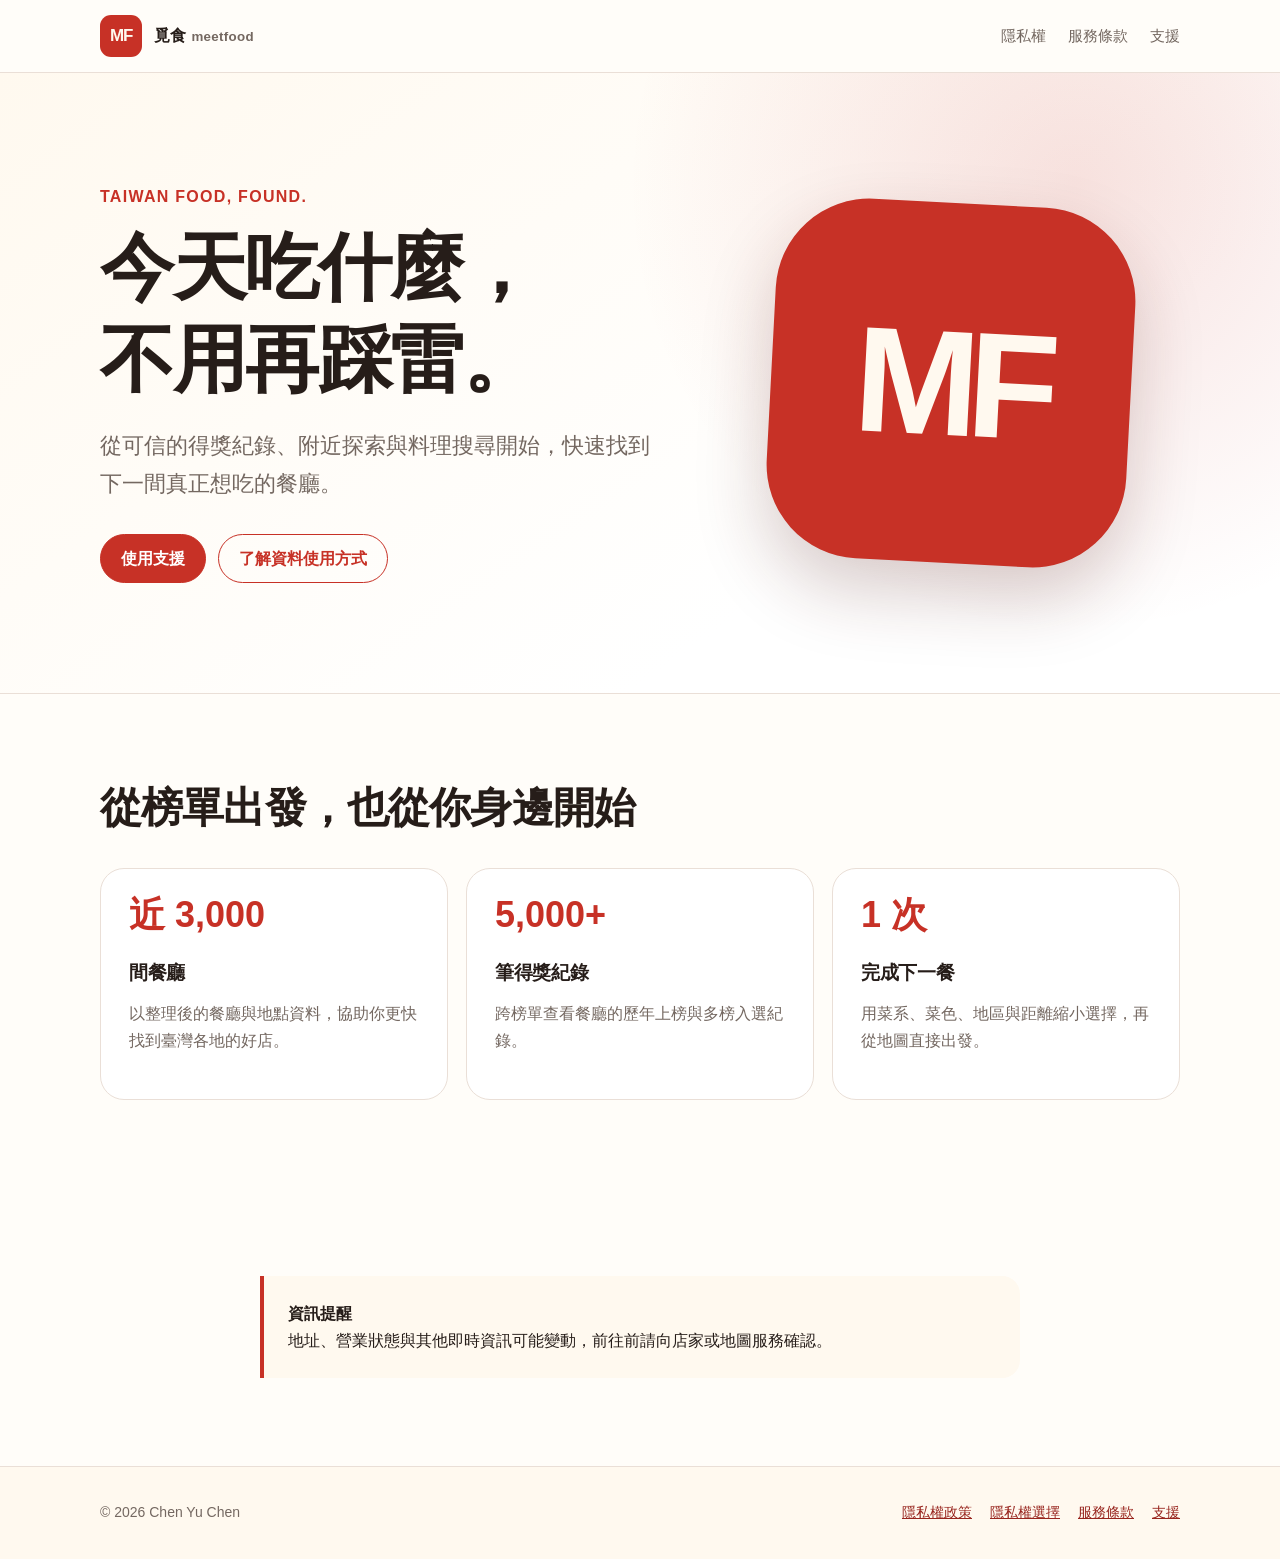
<file: index.html>
<!doctype html>
<html lang="zh-Hant">
<head>
  <meta charset="utf-8"><meta name="viewport" content="width=device-width,initial-scale=1">
  <meta name="description" content="覓食整理臺灣獲獎餐廳、美食榜單與附近好店，幫你找到下一間真正想吃的餐廳。">
  <title>覓食 meetfood｜今天吃什麼，不用再踩雷</title>
  <link rel="stylesheet" href="styles.css?v=2">
</head>
<body>
  <header class="site-header"><nav class="nav">
    <a class="brand" href="./"><span class="brand-mark" aria-hidden="true">MF</span><span>覓食 <small>meetfood</small></span></a>
    <div class="nav-links"><a href="privacy.html">隱私權</a><a href="terms.html">服務條款</a><a href="support.html">支援</a></div>
  </nav></header>
  <main>
    <section class="hero"><div class="hero-inner">
      <div><div class="eyebrow">TAIWAN FOOD, FOUND.</div><h1>今天吃什麼，<br>不用再踩雷。</h1>
        <p class="lead">從可信的得獎紀錄、附近探索與料理搜尋開始，快速找到下一間真正想吃的餐廳。</p>
        <div class="button-row"><a class="button" href="support.html">使用支援</a><a class="button secondary" href="privacy.html">了解資料使用方式</a></div>
      </div>
      <div class="hero-mark" role="img" aria-label="紅底白色 MF 標誌">MF</div>
    </div></section>
    <section class="section"><h2>從榜單出發，也從你身邊開始</h2>
      <div class="cards">
        <article class="card"><div class="metric">近 3,000</div><h3>間餐廳</h3><p>以整理後的餐廳與地點資料，協助你更快找到臺灣各地的好店。</p></article>
        <article class="card"><div class="metric">5,000+</div><h3>筆得獎紀錄</h3><p>跨榜單查看餐廳的歷年上榜與多榜入選紀錄。</p></article>
        <article class="card"><div class="metric">1 次</div><h3>完成下一餐</h3><p>用菜系、菜色、地區與距離縮小選擇，再從地圖直接出發。</p></article>
      </div>
    </section>
    <section class="section narrow"><div class="callout"><strong>資訊提醒</strong><br>地址、營業狀態與其他即時資訊可能變動，前往前請向店家或地圖服務確認。</div></section>
  </main>
  <footer><div class="footer-inner"><span>© 2026 Chen Yu Chen</span><div class="footer-links"><a href="privacy.html">隱私權政策</a><a href="privacy-choices.html">隱私權選擇</a><a href="terms.html">服務條款</a><a href="support.html">支援</a></div></div></footer>
</body></html>
</file>
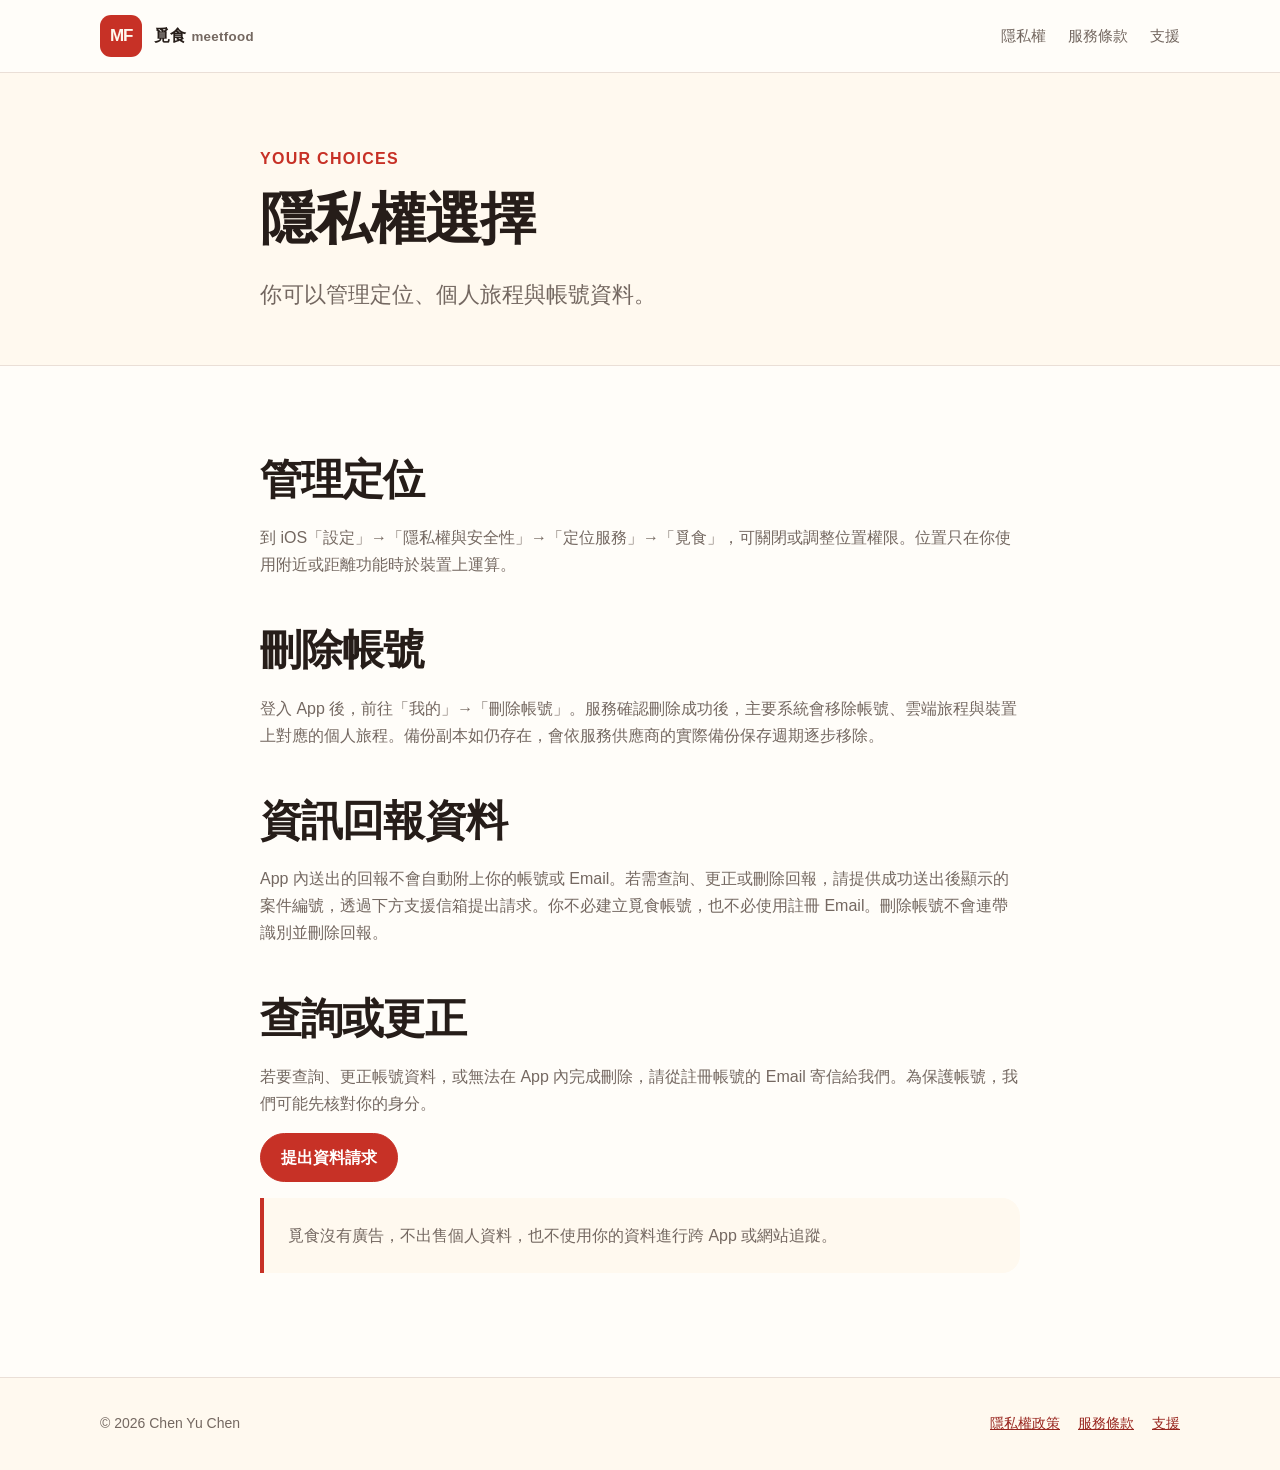
<file: privacy-choices.html>
<!doctype html><html lang="zh-Hant"><head><meta charset="utf-8"><meta name="viewport" content="width=device-width,initial-scale=1"><title>隱私權選擇｜覓食 meetfood</title><link rel="stylesheet" href="styles.css?v=2"></head>
<body><header class="site-header"><nav class="nav"><a class="brand" href="./"><span class="brand-mark" aria-hidden="true">MF</span><span>覓食 <small>meetfood</small></span></a><div class="nav-links"><a href="privacy.html">隱私權</a><a href="terms.html">服務條款</a><a href="support.html">支援</a></div></nav></header>
<main><section class="page-title"><div><div class="eyebrow">YOUR CHOICES</div><h1>隱私權選擇</h1><p class="lead">你可以管理定位、個人旅程與帳號資料。</p></div></section>
<article class="section narrow"><h2>管理定位</h2><p>到 iOS「設定」→「隱私權與安全性」→「定位服務」→「覓食」，可關閉或調整位置權限。位置只在你使用附近或距離功能時於裝置上運算。</p>
<h2>刪除帳號</h2><p>登入 App 後，前往「我的」→「刪除帳號」。服務確認刪除成功後，主要系統會移除帳號、雲端旅程與裝置上對應的個人旅程。備份副本如仍存在，會依服務供應商的實際備份保存週期逐步移除。</p>
<h2>資訊回報資料</h2><p>App 內送出的回報不會自動附上你的帳號或 Email。若需查詢、更正或刪除回報，請提供成功送出後顯示的案件編號，透過下方支援信箱提出請求。你不必建立覓食帳號，也不必使用註冊 Email。刪除帳號不會連帶識別並刪除回報。</p>
<h2>查詢或更正</h2><p>若要查詢、更正帳號資料，或無法在 App 內完成刪除，請從註冊帳號的 Email 寄信給我們。為保護帳號，我們可能先核對你的身分。</p><p><a class="button" href="mailto:cychen628@gmail.com?subject=%E8%A6%93%E9%A3%9F%E8%B3%87%E6%96%99%E6%AC%8A%E5%88%A9%E8%AB%8B%E6%B1%82&body=%E8%A8%BB%E5%86%8A%20Email%EF%BC%9A%0A%E8%AB%8B%E6%B1%82%E9%A1%9E%E5%9E%8B%EF%BC%9A%E6%9F%A5%E8%A9%A2%EF%BC%8F%E6%9B%B4%E6%AD%A3%EF%BC%8F%E5%88%AA%E9%99%A4%0A%E8%AA%AA%E6%98%8E%EF%BC%9A">提出資料請求</a></p>
<p class="callout">覓食沒有廣告，不出售個人資料，也不使用你的資料進行跨 App 或網站追蹤。</p></article></main>
<footer><div class="footer-inner"><span>© 2026 Chen Yu Chen</span><div class="footer-links"><a href="privacy.html">隱私權政策</a><a href="terms.html">服務條款</a><a href="support.html">支援</a></div></div></footer></body></html>
</file>
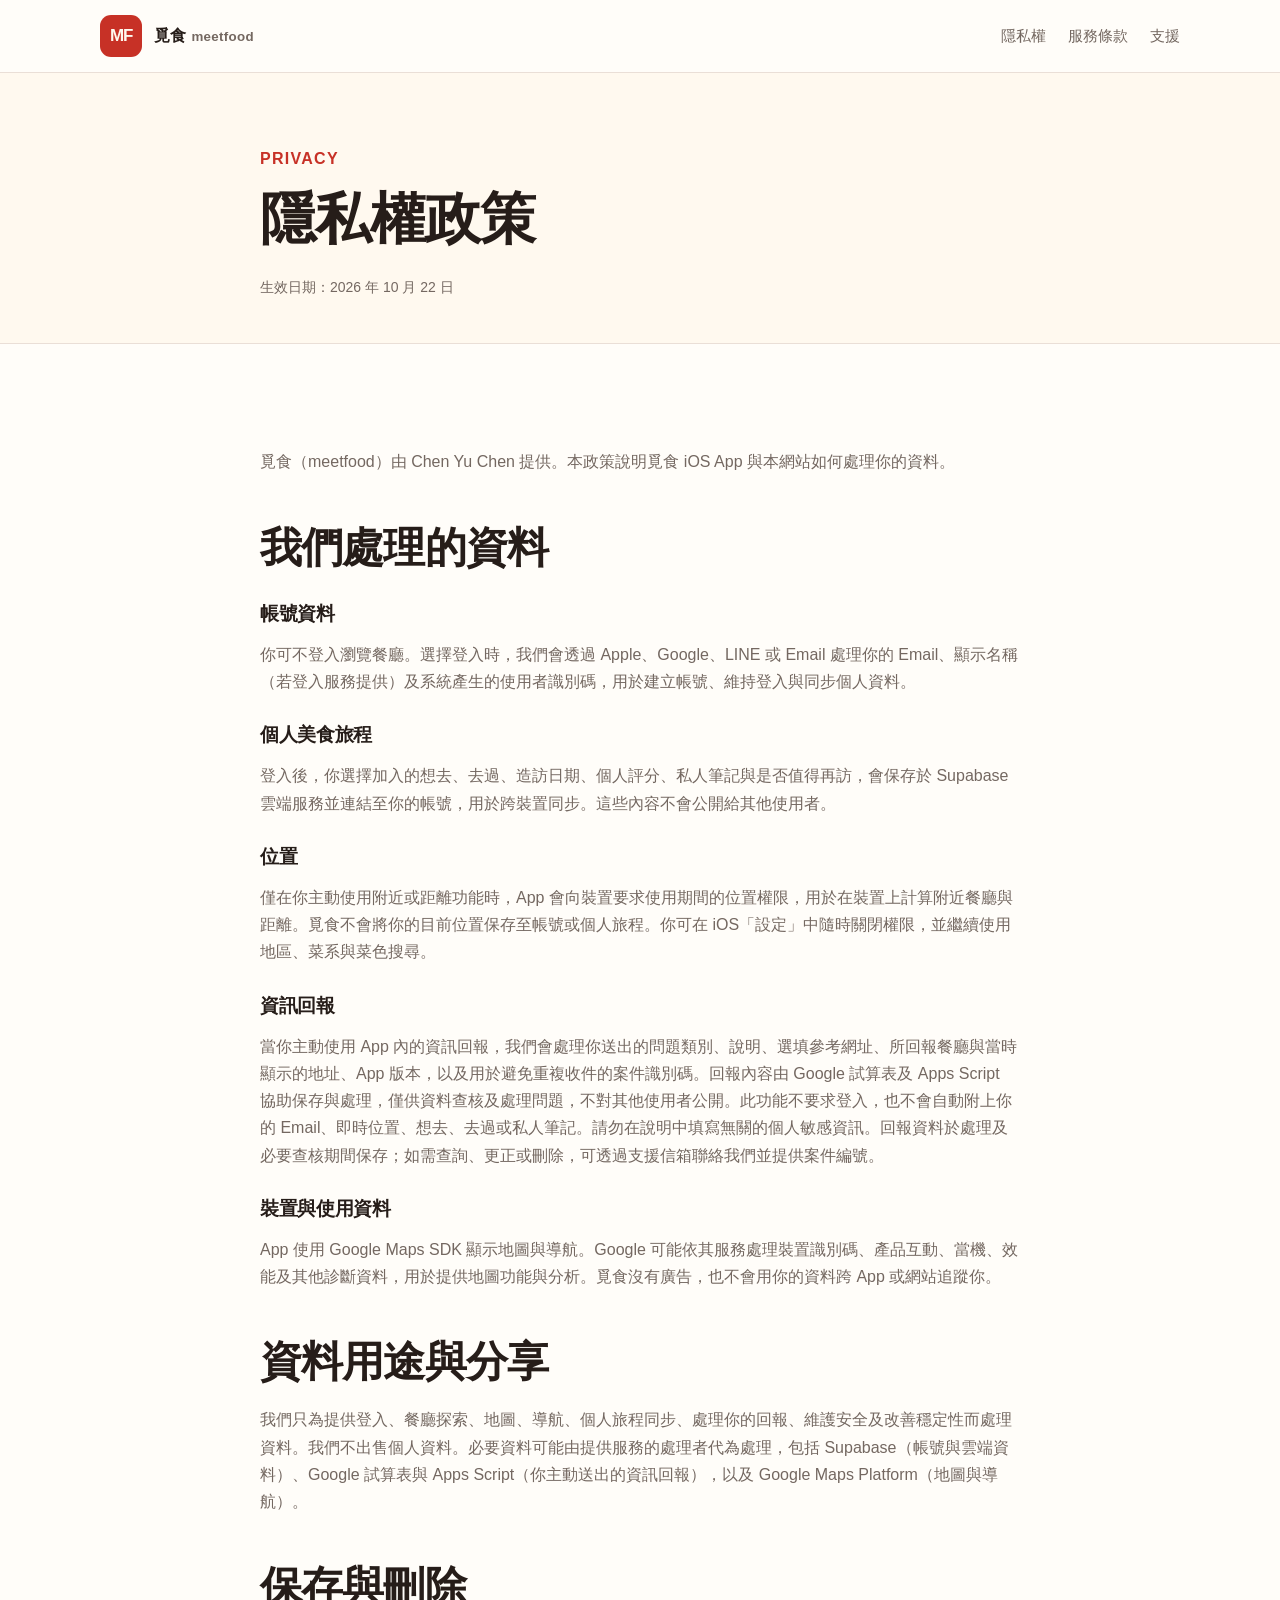
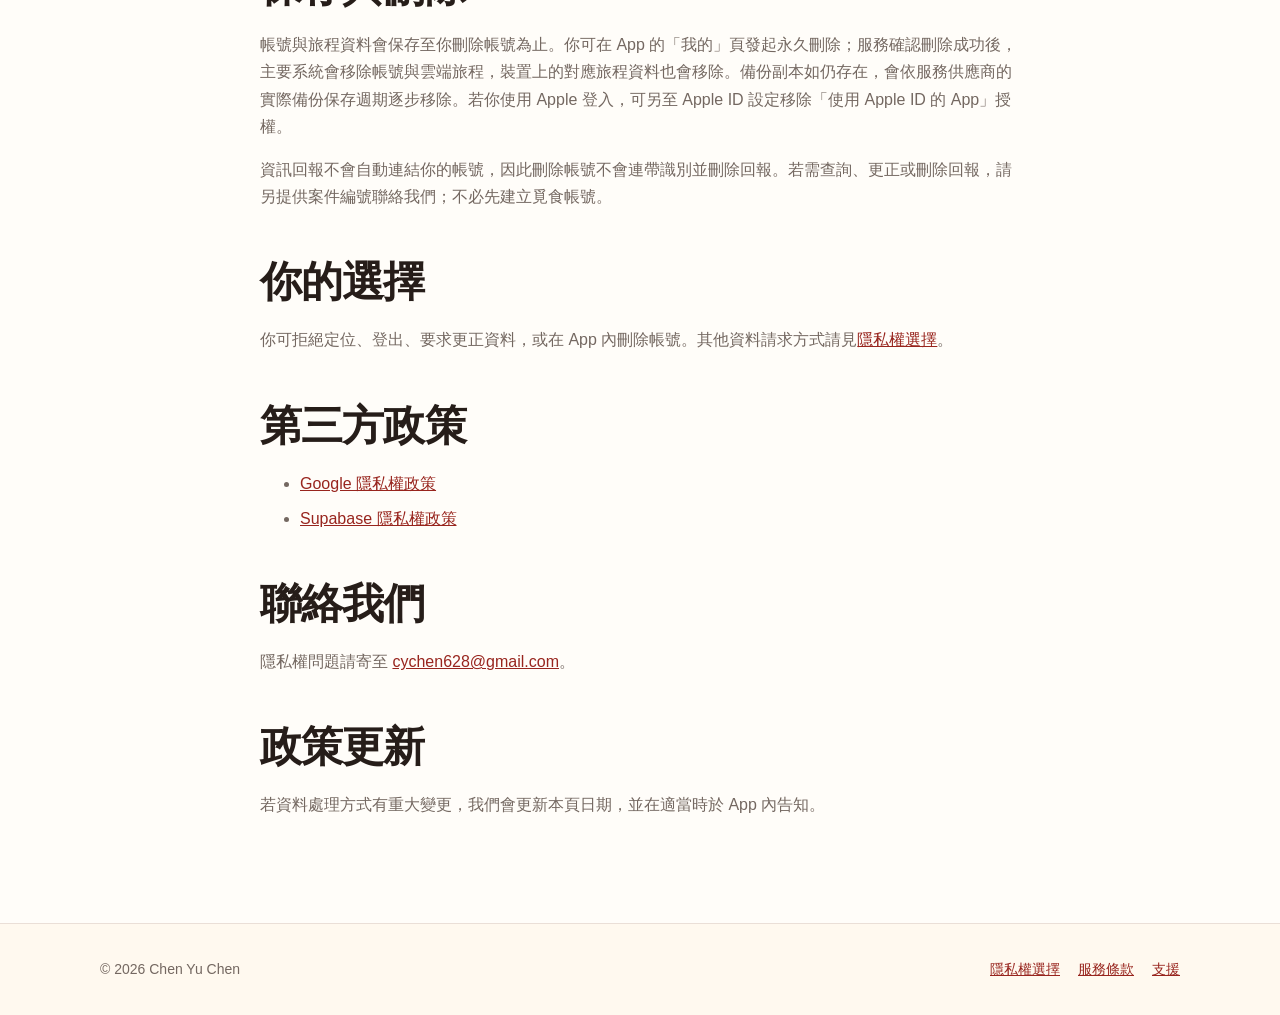
<file: privacy.html>
<!doctype html><html lang="zh-Hant"><head><meta charset="utf-8"><meta name="viewport" content="width=device-width,initial-scale=1"><title>隱私權政策｜覓食 meetfood</title><link rel="stylesheet" href="styles.css?v=2"></head>
<body><header class="site-header"><nav class="nav"><a class="brand" href="./"><span class="brand-mark" aria-hidden="true">MF</span><span>覓食 <small>meetfood</small></span></a><div class="nav-links"><a href="privacy.html">隱私權</a><a href="terms.html">服務條款</a><a href="support.html">支援</a></div></nav></header>
<main><section class="page-title"><div><div class="eyebrow">PRIVACY</div><h1>隱私權政策</h1><p class="meta">生效日期：2026 年 10 月 22 日</p></div></section>
<article class="section narrow"><p>覓食（meetfood）由 Chen Yu Chen 提供。本政策說明覓食 iOS App 與本網站如何處理你的資料。</p>
<h2>我們處理的資料</h2>
<h3>帳號資料</h3><p>你可不登入瀏覽餐廳。選擇登入時，我們會透過 Apple、Google、LINE 或 Email 處理你的 Email、顯示名稱（若登入服務提供）及系統產生的使用者識別碼，用於建立帳號、維持登入與同步個人資料。</p>
<h3>個人美食旅程</h3><p>登入後，你選擇加入的想去、去過、造訪日期、個人評分、私人筆記與是否值得再訪，會保存於 Supabase 雲端服務並連結至你的帳號，用於跨裝置同步。這些內容不會公開給其他使用者。</p>
<h3>位置</h3><p>僅在你主動使用附近或距離功能時，App 會向裝置要求使用期間的位置權限，用於在裝置上計算附近餐廳與距離。覓食不會將你的目前位置保存至帳號或個人旅程。你可在 iOS「設定」中隨時關閉權限，並繼續使用地區、菜系與菜色搜尋。</p>
<h3>資訊回報</h3><p>當你主動使用 App 內的資訊回報，我們會處理你送出的問題類別、說明、選填參考網址、所回報餐廳與當時顯示的地址、App 版本，以及用於避免重複收件的案件識別碼。回報內容由 Google 試算表及 Apps Script 協助保存與處理，僅供資料查核及處理問題，不對其他使用者公開。此功能不要求登入，也不會自動附上你的 Email、即時位置、想去、去過或私人筆記。請勿在說明中填寫無關的個人敏感資訊。回報資料於處理及必要查核期間保存；如需查詢、更正或刪除，可透過支援信箱聯絡我們並提供案件編號。</p>
<h3>裝置與使用資料</h3><p>App 使用 Google Maps SDK 顯示地圖與導航。Google 可能依其服務處理裝置識別碼、產品互動、當機、效能及其他診斷資料，用於提供地圖功能與分析。覓食沒有廣告，也不會用你的資料跨 App 或網站追蹤你。</p>
<h2>資料用途與分享</h2><p>我們只為提供登入、餐廳探索、地圖、導航、個人旅程同步、處理你的回報、維護安全及改善穩定性而處理資料。我們不出售個人資料。必要資料可能由提供服務的處理者代為處理，包括 Supabase（帳號與雲端資料）、Google 試算表與 Apps Script（你主動送出的資訊回報），以及 Google Maps Platform（地圖與導航）。</p>
<h2>保存與刪除</h2><p>帳號與旅程資料會保存至你刪除帳號為止。你可在 App 的「我的」頁發起永久刪除；服務確認刪除成功後，主要系統會移除帳號與雲端旅程，裝置上的對應旅程資料也會移除。備份副本如仍存在，會依服務供應商的實際備份保存週期逐步移除。若你使用 Apple 登入，可另至 Apple ID 設定移除「使用 Apple ID 的 App」授權。</p><p>資訊回報不會自動連結你的帳號，因此刪除帳號不會連帶識別並刪除回報。若需查詢、更正或刪除回報，請另提供案件編號聯絡我們；不必先建立覓食帳號。</p>
<h2>你的選擇</h2><p>你可拒絕定位、登出、要求更正資料，或在 App 內刪除帳號。其他資料請求方式請見<a href="privacy-choices.html">隱私權選擇</a>。</p>
<h2>第三方政策</h2><ul><li><a href="https://policies.google.com/privacy">Google 隱私權政策</a></li><li><a href="https://supabase.com/privacy">Supabase 隱私權政策</a></li></ul>
<h2>聯絡我們</h2><p>隱私權問題請寄至 <a href="mailto:cychen628@gmail.com?subject=%E8%A6%93%E9%A3%9F%E9%9A%B1%E7%A7%81%E6%AC%8A%E5%95%8F%E9%A1%8C">cychen628@gmail.com</a>。</p>
<h2>政策更新</h2><p>若資料處理方式有重大變更，我們會更新本頁日期，並在適當時於 App 內告知。</p></article></main>
<footer><div class="footer-inner"><span>© 2026 Chen Yu Chen</span><div class="footer-links"><a href="privacy-choices.html">隱私權選擇</a><a href="terms.html">服務條款</a><a href="support.html">支援</a></div></div></footer></body></html>
</file>
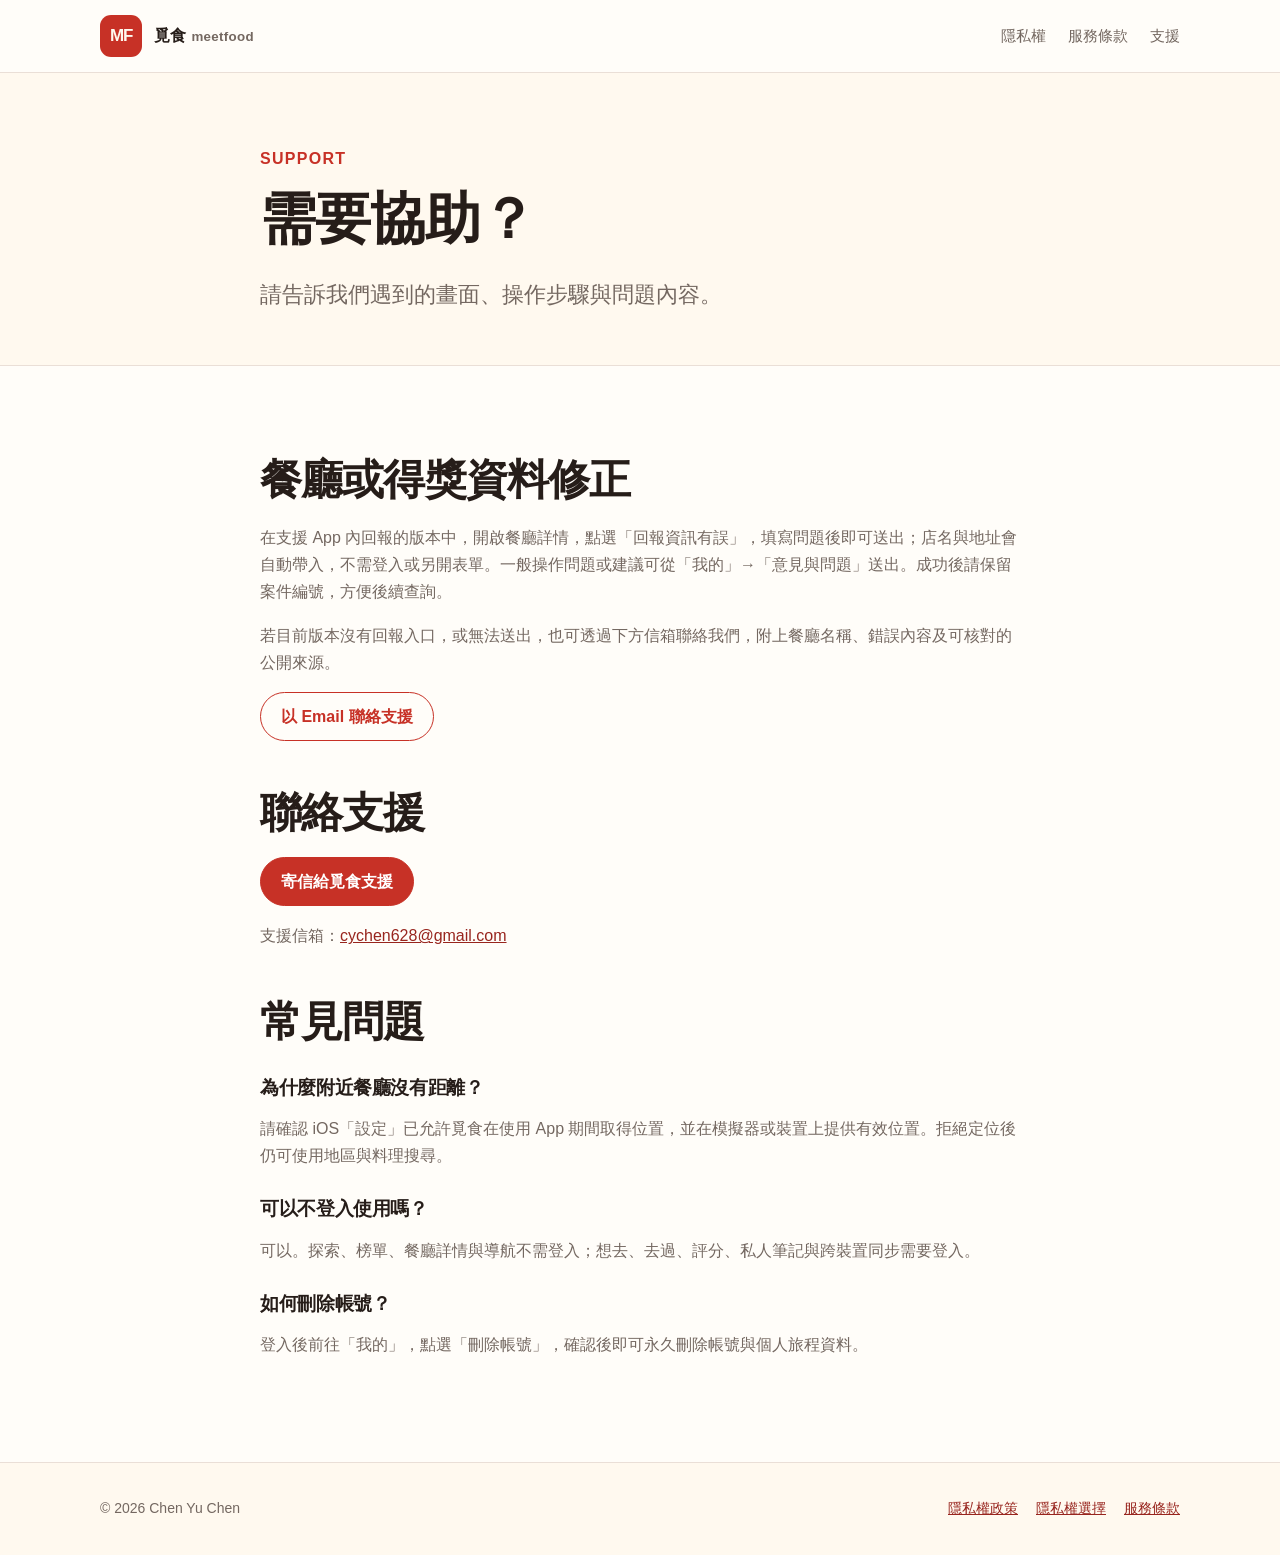
<file: support.html>
<!doctype html><html lang="zh-Hant"><head><meta charset="utf-8"><meta name="viewport" content="width=device-width,initial-scale=1"><title>支援｜覓食 meetfood</title><link rel="stylesheet" href="styles.css?v=2"></head>
<body><header class="site-header"><nav class="nav"><a class="brand" href="./"><span class="brand-mark" aria-hidden="true">MF</span><span>覓食 <small>meetfood</small></span></a><div class="nav-links"><a href="privacy.html">隱私權</a><a href="terms.html">服務條款</a><a href="support.html">支援</a></div></nav></header>
<main><section class="page-title"><div><div class="eyebrow">SUPPORT</div><h1>需要協助？</h1><p class="lead">請告訴我們遇到的畫面、操作步驟與問題內容。</p></div></section>
<article class="section narrow"><h2>餐廳或得獎資料修正</h2><p>在支援 App 內回報的版本中，開啟餐廳詳情，點選「回報資訊有誤」，填寫問題後即可送出；店名與地址會自動帶入，不需登入或另開表單。一般操作問題或建議可從「我的」→「意見與問題」送出。成功後請保留案件編號，方便後續查詢。</p><p>若目前版本沒有回報入口，或無法送出，也可透過下方信箱聯絡我們，附上餐廳名稱、錯誤內容及可核對的公開來源。</p><p><a class="button secondary" href="mailto:cychen628@gmail.com?subject=%E8%A6%93%E9%A3%9F%E8%B3%87%E6%96%99%E4%BF%AE%E6%AD%A3&body=%E9%A4%90%E5%BB%B3%E5%90%8D%E7%A8%B1%EF%BC%9A%0A%E7%B8%A3%E5%B8%82%EF%BC%8F%E5%9C%B0%E5%9D%80%EF%BC%9A%0A%E9%9C%80%E4%BF%AE%E6%AD%A3%E5%85%A7%E5%AE%B9%EF%BC%9A%0A%E5%8F%AF%E6%A0%B8%E5%B0%8D%E4%BE%86%E6%BA%90%EF%BC%9A">以 Email 聯絡支援</a></p>
<h2>聯絡支援</h2><p><a class="button" href="mailto:cychen628@gmail.com?subject=%E8%A6%93%E9%A3%9F%20App%20%E4%BD%BF%E7%94%A8%E5%95%8F%E9%A1%8C&body=%E8%AB%8B%E6%8F%8F%E8%BF%B0%E5%95%8F%E9%A1%8C%EF%BC%9A%0A%0AiPhone%20%E5%9E%8B%E8%99%9F%EF%BC%9A%0AiOS%20%E7%89%88%E6%9C%AC%EF%BC%9A%0A%E8%A6%93%E9%A3%9F%20App%20%E7%89%88%E6%9C%AC%EF%BC%9A">寄信給覓食支援</a></p><p>支援信箱：<a href="mailto:cychen628@gmail.com">cychen628@gmail.com</a></p>
<h2>常見問題</h2><h3>為什麼附近餐廳沒有距離？</h3><p>請確認 iOS「設定」已允許覓食在使用 App 期間取得位置，並在模擬器或裝置上提供有效位置。拒絕定位後仍可使用地區與料理搜尋。</p>
<h3>可以不登入使用嗎？</h3><p>可以。探索、榜單、餐廳詳情與導航不需登入；想去、去過、評分、私人筆記與跨裝置同步需要登入。</p>
<h3>如何刪除帳號？</h3><p>登入後前往「我的」，點選「刪除帳號」，確認後即可永久刪除帳號與個人旅程資料。</p></article></main>
<footer><div class="footer-inner"><span>© 2026 Chen Yu Chen</span><div class="footer-links"><a href="privacy.html">隱私權政策</a><a href="privacy-choices.html">隱私權選擇</a><a href="terms.html">服務條款</a></div></div></footer></body></html>
</file>
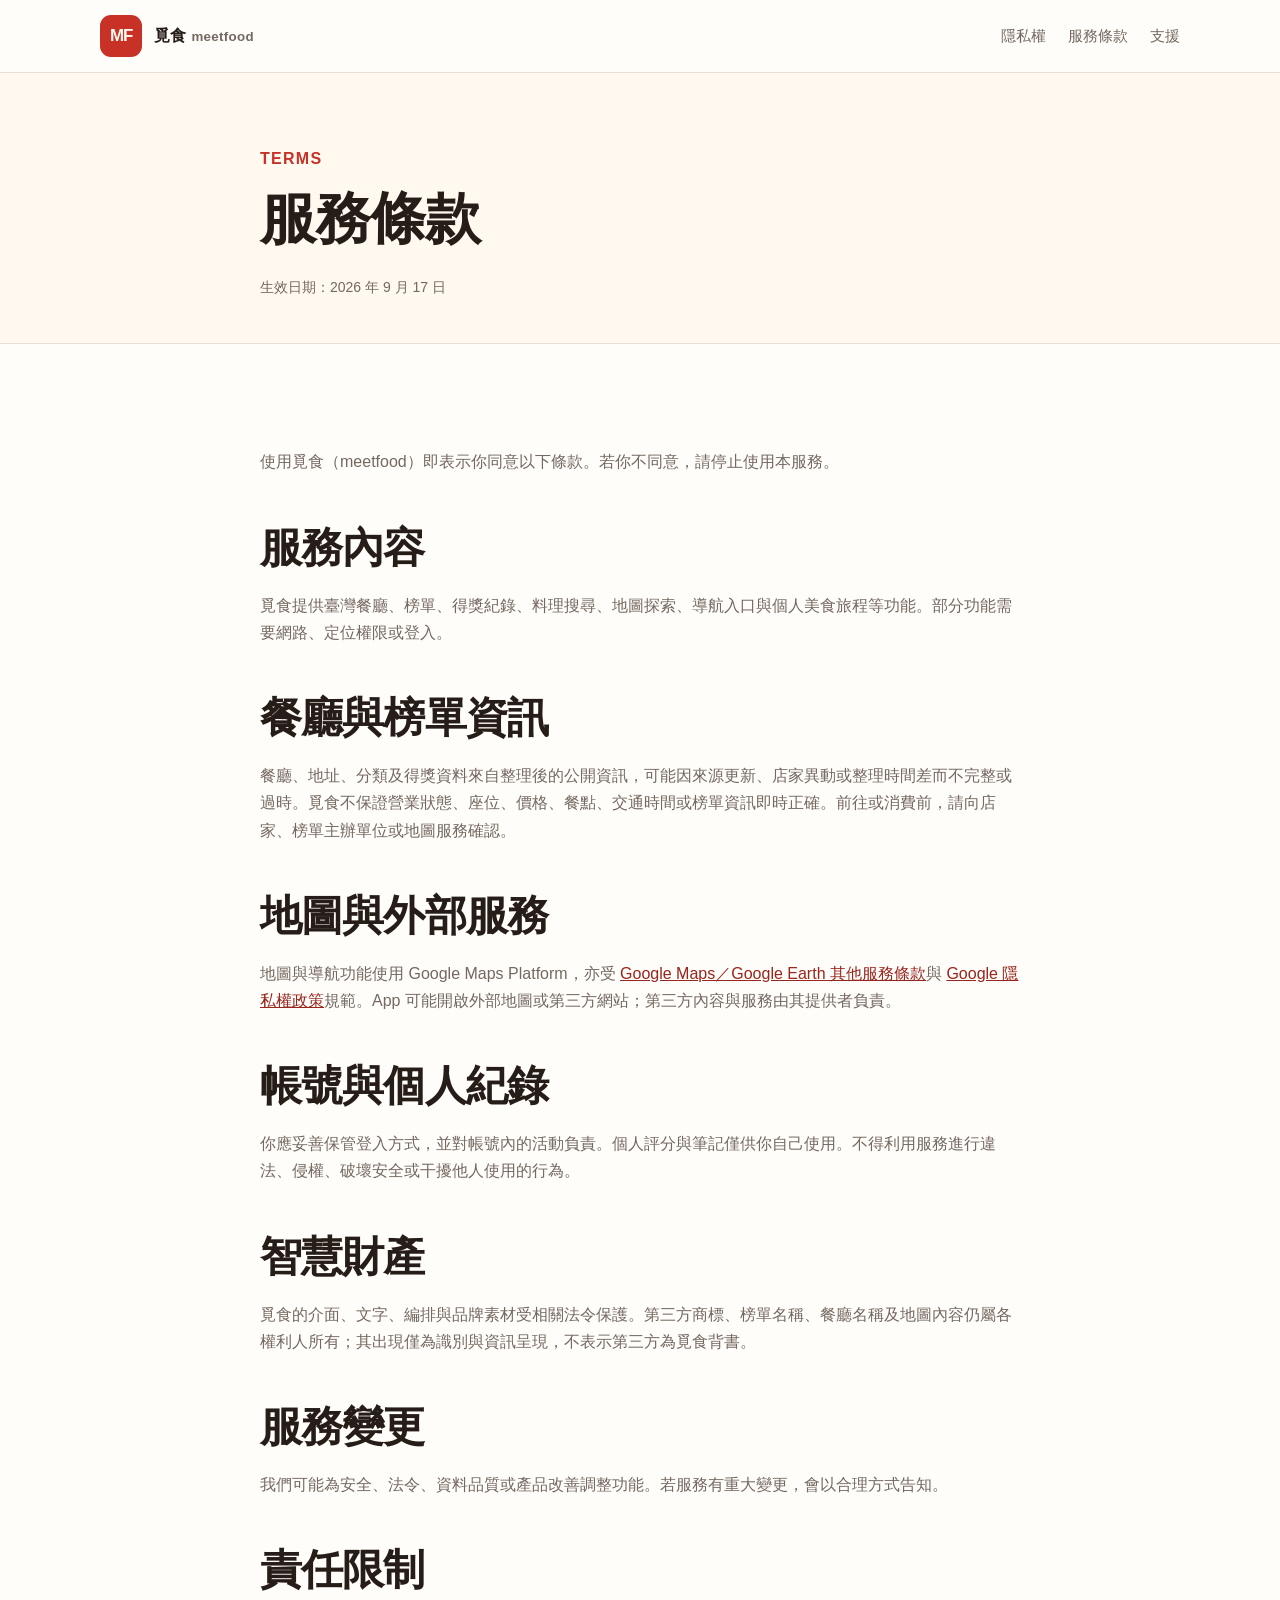
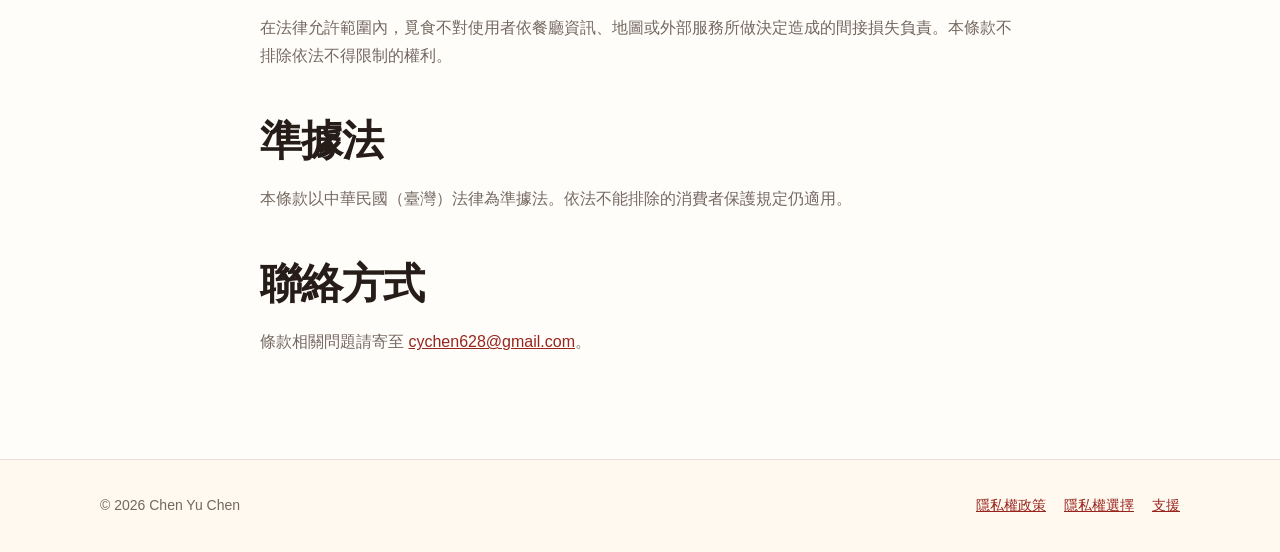
<file: terms.html>
<!doctype html><html lang="zh-Hant"><head><meta charset="utf-8"><meta name="viewport" content="width=device-width,initial-scale=1"><title>服務條款｜覓食 meetfood</title><link rel="stylesheet" href="styles.css?v=2"></head>
<body><header class="site-header"><nav class="nav"><a class="brand" href="./"><span class="brand-mark" aria-hidden="true">MF</span><span>覓食 <small>meetfood</small></span></a><div class="nav-links"><a href="privacy.html">隱私權</a><a href="terms.html">服務條款</a><a href="support.html">支援</a></div></nav></header>
<main><section class="page-title"><div><div class="eyebrow">TERMS</div><h1>服務條款</h1><p class="meta">生效日期：2026 年 9 月 17 日</p></div></section>
<article class="section narrow"><p>使用覓食（meetfood）即表示你同意以下條款。若你不同意，請停止使用本服務。</p>
<h2>服務內容</h2><p>覓食提供臺灣餐廳、榜單、得獎紀錄、料理搜尋、地圖探索、導航入口與個人美食旅程等功能。部分功能需要網路、定位權限或登入。</p>
<h2>餐廳與榜單資訊</h2><p>餐廳、地址、分類及得獎資料來自整理後的公開資訊，可能因來源更新、店家異動或整理時間差而不完整或過時。覓食不保證營業狀態、座位、價格、餐點、交通時間或榜單資訊即時正確。前往或消費前，請向店家、榜單主辦單位或地圖服務確認。</p>
<h2>地圖與外部服務</h2><p>地圖與導航功能使用 Google Maps Platform，亦受 <a href="https://maps.google.com/help/terms_maps/">Google Maps／Google Earth 其他服務條款</a>與 <a href="https://policies.google.com/privacy">Google 隱私權政策</a>規範。App 可能開啟外部地圖或第三方網站；第三方內容與服務由其提供者負責。</p>
<h2>帳號與個人紀錄</h2><p>你應妥善保管登入方式，並對帳號內的活動負責。個人評分與筆記僅供你自己使用。不得利用服務進行違法、侵權、破壞安全或干擾他人使用的行為。</p>
<h2>智慧財產</h2><p>覓食的介面、文字、編排與品牌素材受相關法令保護。第三方商標、榜單名稱、餐廳名稱及地圖內容仍屬各權利人所有；其出現僅為識別與資訊呈現，不表示第三方為覓食背書。</p>
<h2>服務變更</h2><p>我們可能為安全、法令、資料品質或產品改善調整功能。若服務有重大變更，會以合理方式告知。</p>
<h2>責任限制</h2><p>在法律允許範圍內，覓食不對使用者依餐廳資訊、地圖或外部服務所做決定造成的間接損失負責。本條款不排除依法不得限制的權利。</p>
<h2>準據法</h2><p>本條款以中華民國（臺灣）法律為準據法。依法不能排除的消費者保護規定仍適用。</p>
<h2>聯絡方式</h2><p>條款相關問題請寄至 <a href="mailto:cychen628@gmail.com?subject=%E8%A6%93%E9%A3%9F%E6%9C%8D%E5%8B%99%E6%A2%9D%E6%AC%BE%E5%95%8F%E9%A1%8C">cychen628@gmail.com</a>。</p></article></main>
<footer><div class="footer-inner"><span>© 2026 Chen Yu Chen</span><div class="footer-links"><a href="privacy.html">隱私權政策</a><a href="privacy-choices.html">隱私權選擇</a><a href="support.html">支援</a></div></div></footer></body></html>
</file>
<file: styles.css>
:root {
  color-scheme: light;
  --red: #c73126;
  --red-dark: #98251e;
  --cream: #fff9ef;
  --paper: #fffdf9;
  --ink: #261d19;
  --muted: #746861;
  --line: #eadfd7;
  --green: #315b48;
}

* { box-sizing: border-box; }

html { scroll-behavior: smooth; }

body {
  margin: 0;
  background: var(--paper);
  color: var(--ink);
  font-family: "PingFang TC", "PingFang HK", "Heiti TC", -apple-system, BlinkMacSystemFont, sans-serif;
  line-height: 1.7;
}

a { color: var(--red-dark); }

.site-header {
  position: sticky;
  top: 0;
  z-index: 2;
  background: color-mix(in srgb, var(--paper) 92%, transparent);
  border-bottom: 1px solid var(--line);
  backdrop-filter: blur(16px);
}

.nav {
  width: min(1080px, calc(100% - 40px));
  min-height: 72px;
  margin: auto;
  display: flex;
  align-items: center;
  justify-content: space-between;
  gap: 24px;
}

.brand {
  display: inline-flex;
  align-items: center;
  gap: 12px;
  color: var(--ink);
  text-decoration: none;
  font-weight: 760;
  letter-spacing: .02em;
}

.brand-mark {
  width: 42px;
  height: 42px;
  display: inline-grid;
  place-items: center;
  border-radius: 11px;
  background: var(--red);
  color: var(--cream);
  font-size: 17px;
  font-weight: 850;
  letter-spacing: -.08em;
}
.brand small { color: var(--muted); font-weight: 600; }
.nav-links { display: flex; gap: 22px; flex-wrap: wrap; }
.nav-links a { color: var(--muted); text-decoration: none; font-size: 15px; }
.nav-links a:hover { color: var(--red); }

.hero {
  overflow: hidden;
  background:
    radial-gradient(circle at 84% 18%, rgba(199,49,38,.14), transparent 28rem),
    linear-gradient(145deg, var(--cream), #fff 70%);
  border-bottom: 1px solid var(--line);
}

.hero-inner {
  width: min(1080px, calc(100% - 40px));
  min-height: 620px;
  margin: auto;
  display: grid;
  grid-template-columns: 1.1fr .9fr;
  align-items: center;
  gap: 64px;
  padding: 88px 0;
}

.eyebrow { color: var(--red); font-weight: 760; letter-spacing: .08em; }
h1, h2, h3 { line-height: 1.24; letter-spacing: -.02em; }
h1 { margin: 12px 0 22px; font-size: clamp(42px, 6vw, 74px); }
h2 { margin: 0 0 18px; font-size: clamp(28px, 4vw, 42px); }
h3 { margin: 0 0 8px; }
.lead { max-width: 660px; color: var(--muted); font-size: clamp(18px, 2.2vw, 22px); }
.button-row { display: flex; gap: 12px; margin-top: 32px; flex-wrap: wrap; }
.button {
  display: inline-flex;
  min-height: 48px;
  align-items: center;
  justify-content: center;
  padding: 10px 20px;
  border: 1px solid var(--red);
  border-radius: 999px;
  color: white;
  background: var(--red);
  text-decoration: none;
  font-weight: 700;
}
.button.secondary { color: var(--red); background: transparent; }

.hero-mark {
  width: min(100%, 360px);
  aspect-ratio: 1;
  display: grid;
  place-items: center;
  justify-self: center;
  border-radius: 26%;
  background: var(--red);
  color: var(--cream);
  font-size: clamp(84px, 14vw, 150px);
  font-weight: 850;
  letter-spacing: -.08em;
  box-shadow: 0 32px 70px rgba(83, 29, 23, .22);
  transform: rotate(3deg);
}

.section { width: min(1080px, calc(100% - 40px)); margin: auto; padding: 88px 0; }
.section.narrow { width: min(760px, calc(100% - 40px)); }
.section p, .section li { color: var(--muted); }
.cards { display: grid; grid-template-columns: repeat(3, 1fr); gap: 18px; margin-top: 34px; }
.card { padding: 28px; border: 1px solid var(--line); border-radius: 24px; background: #fff; }
.metric { color: var(--red); font-size: 36px; font-weight: 800; line-height: 1; }
.callout { padding: 24px; border-left: 4px solid var(--red); border-radius: 0 18px 18px 0; background: var(--cream); }
.page-title { padding: 72px 0 30px; border-bottom: 1px solid var(--line); background: var(--cream); }
.page-title > div { width: min(760px, calc(100% - 40px)); margin: auto; }
.page-title h1 { font-size: clamp(38px, 5vw, 56px); }
.meta { color: var(--muted); font-size: 14px; }
.section h2 { margin-top: 46px; }
.section h2:first-child { margin-top: 0; }
.section h3 { margin-top: 28px; }
.section li + li { margin-top: 8px; }

footer { border-top: 1px solid var(--line); background: var(--cream); }
.footer-inner {
  width: min(1080px, calc(100% - 40px));
  margin: auto;
  padding: 34px 0;
  display: flex;
  justify-content: space-between;
  gap: 24px;
  color: var(--muted);
  font-size: 14px;
}
.footer-links { display: flex; gap: 18px; flex-wrap: wrap; }

@media (max-width: 760px) {
  .nav { padding: 12px 0; align-items: flex-start; }
  .brand small { display: none; }
  .nav-links { justify-content: flex-end; gap: 12px; }
  .hero-inner { min-height: auto; grid-template-columns: 1fr; padding: 64px 0; gap: 44px; }
  .hero-mark { width: 220px; }
  .cards { grid-template-columns: 1fr; }
  .section { padding: 60px 0; }
  .footer-inner { flex-direction: column; }
}
</file>
